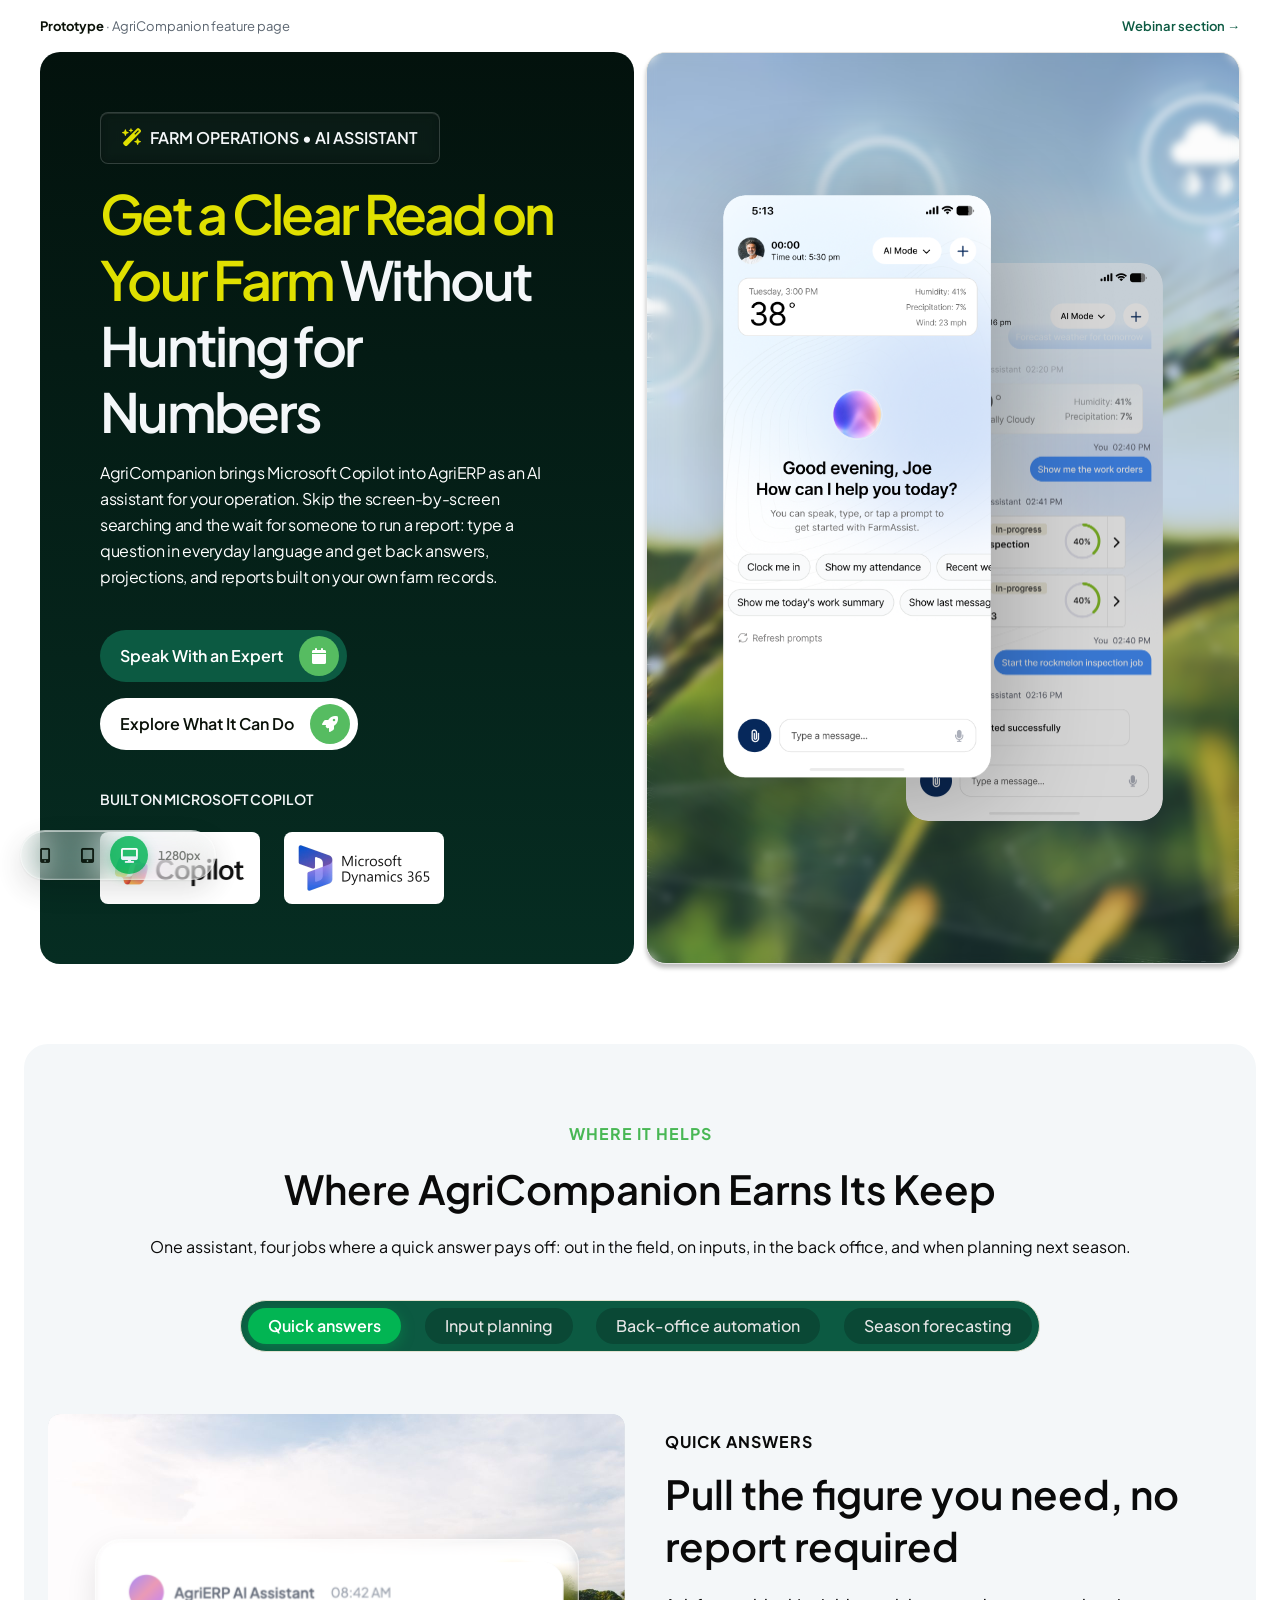
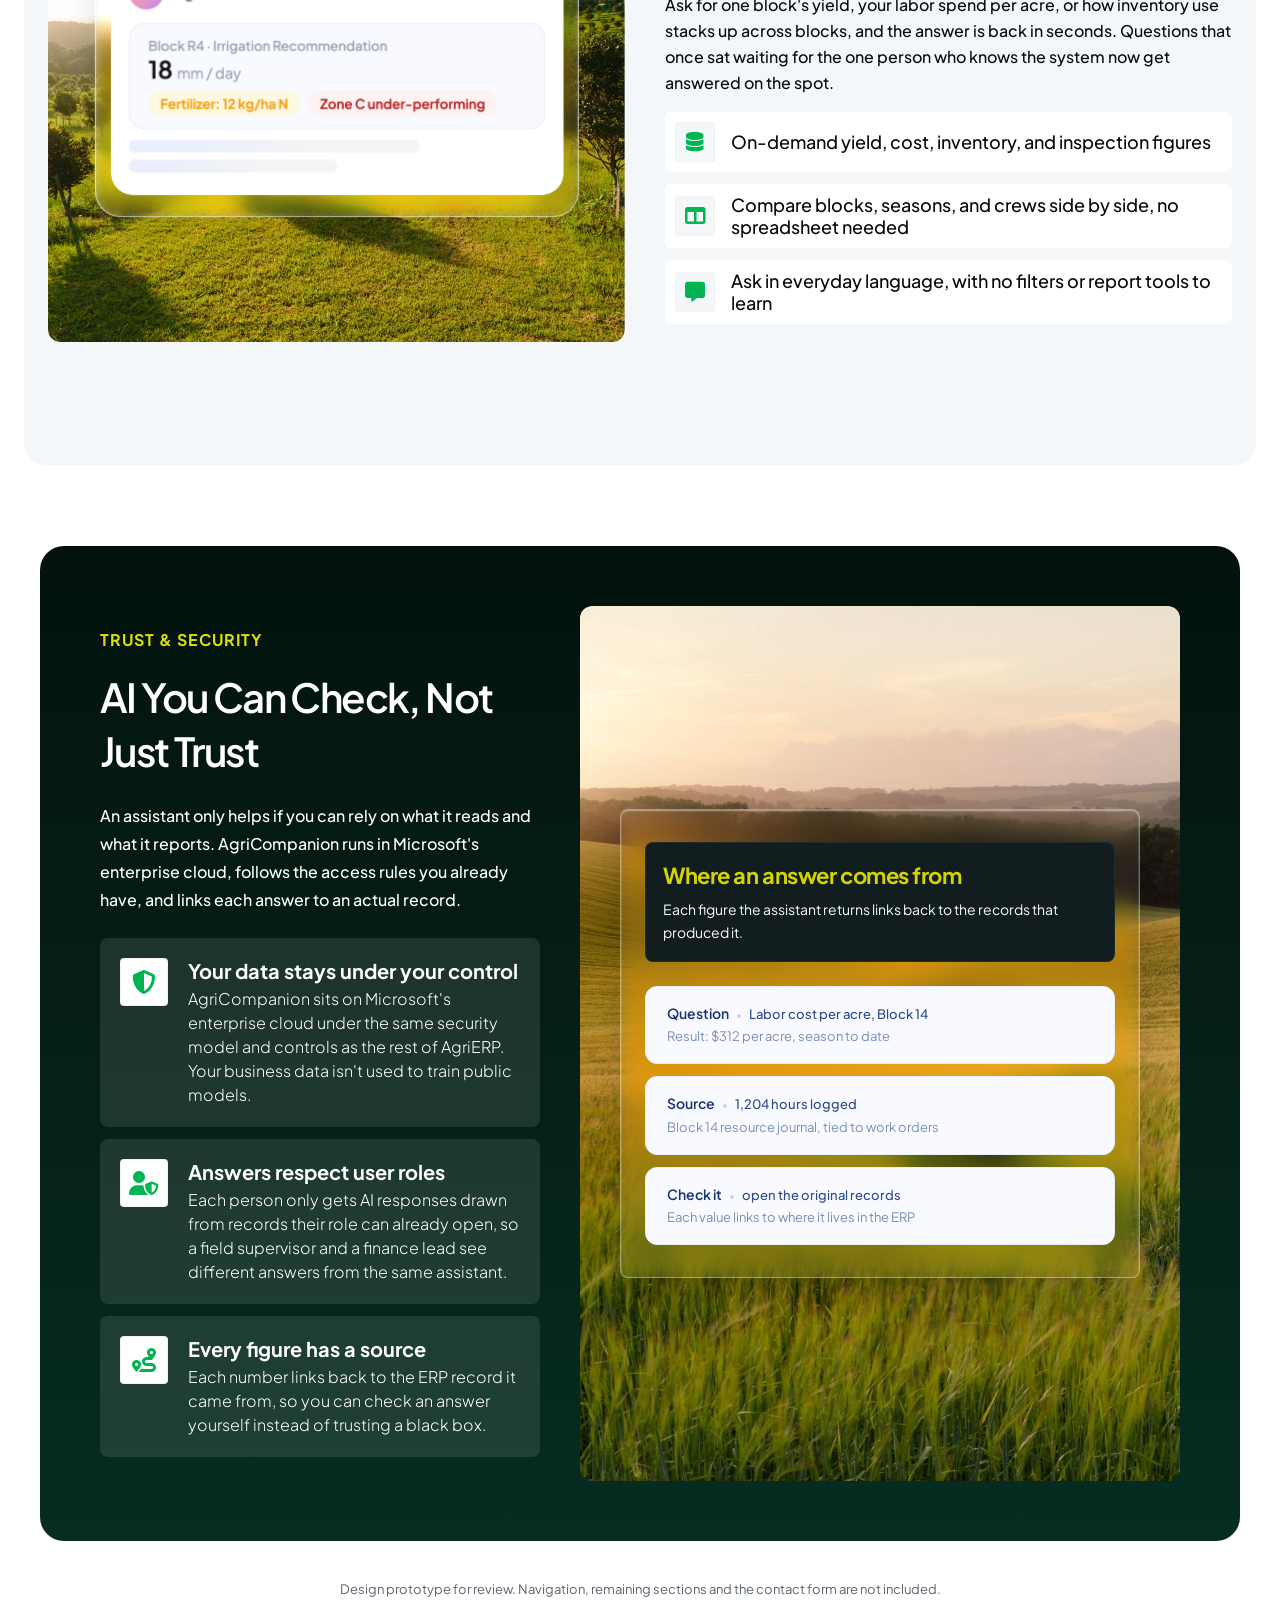
<file: index.html>
<!doctype html>
<html lang="en">
<head>
<meta charset="utf-8">
<meta name="viewport" content="width=device-width, initial-scale=1">
<meta name="robots" content="noindex, nofollow, noarchive, nosnippet">
<link rel="icon" href="data:,">
<title>AgriCompanion feature page · prototype</title>
<style>
@font-face{font-family:'Plus Jakarta Sans';font-weight:300;font-style:normal;font-display:swap;src:url(vendor/fonts/plus-jakarta-sans-latin-300-normal.woff2) format('woff2')}
@font-face{font-family:'Plus Jakarta Sans';font-weight:400;font-style:normal;font-display:swap;src:url(vendor/fonts/plus-jakarta-sans-latin-400-normal.woff2) format('woff2')}
@font-face{font-family:'Plus Jakarta Sans';font-weight:500;font-style:normal;font-display:swap;src:url(vendor/fonts/plus-jakarta-sans-latin-500-normal.woff2) format('woff2')}
@font-face{font-family:'Plus Jakarta Sans';font-weight:600;font-style:normal;font-display:swap;src:url(vendor/fonts/plus-jakarta-sans-latin-600-normal.woff2) format('woff2')}
@font-face{font-family:'Plus Jakarta Sans';font-weight:700;font-style:normal;font-display:swap;src:url(vendor/fonts/plus-jakarta-sans-latin-700-normal.woff2) format('woff2')}
html,body{margin:0;background:#fff;font-family:'Plus Jakarta Sans',sans-serif;color:#0a0a0a}
.proto-bar{display:flex;align-items:center;justify-content:space-between;gap:16px;flex-wrap:wrap;max-width:1356px;margin:0 auto;padding:18px 40px;font-size:13px;color:#5b6570}
.proto-bar b{color:#0a1108} .proto-bar a{color:#0c5a42;font-weight:600;text-decoration:none} .proto-bar a:hover{text-decoration:underline}
.proto-gap{height:80px}
.proto-foot{max-width:1356px;margin:0 auto;padding:40px 40px 96px;font-size:13px;color:#5b6570;text-align:center}
@media (max-width:599.98px){.proto-bar,.proto-foot{padding-left:16px;padding-right:16px} .proto-gap{height:48px}}
/* Prototype only: FA Free has no `sparkles` (production uses the site's FA Pro kit) */
i.fa-sparkles{--fa:"\e2ca"}
/* Prototype only: flag draft content for reviewers */
[data-draft] .uc-row__eyebrow::after{content:"  · draft copy";color:#d97706;letter-spacing:0;text-transform:none;font-weight:600}
</style>
<link rel="stylesheet" href="vendor/fa/css/fontawesome.min.css">
<link rel="stylesheet" href="vendor/fa/css/solid.min.css">
<link rel="stylesheet" href="hero.css">
<link rel="stylesheet" href="use-cases.css">
<link rel="stylesheet" href="use-cases-tabs.css">
<link rel="stylesheet" href="security.css">
<link rel="stylesheet" href="preview.css">
</head>
<body>
<div class="proto-bar"><span><b>Prototype</b> · AgriCompanion feature page</span><a href="webinar.html">Webinar section →</a></div>
<section class="af-hero" data-af-hero aria-labelledby="af-hero-title">
  <div class="af-hero__grid">
    <div class="af-hero__intro">
      <div class="af-hero__content">
        <div class="af-hero__lead">
          <p class="af-hero__badge" data-af-in>
            <i class="fa-solid fa-sparkles af-hero__badge-icon" aria-hidden="true"></i>
            <span>Farm Operations • AI Assistant</span>
          </p>
          <h1 class="af-hero__title" id="af-hero-title" data-af-in>
            <span class="af-hero__title-accent">Get a Clear Read on Your Farm</span> Without Hunting for Numbers
          </h1>
          <p class="af-hero__text" data-af-in>AgriCompanion brings Microsoft Copilot into AgriERP as an AI assistant for your operation. Skip the screen-by-screen searching and the wait for someone to run a report: type a question in everyday language and get back answers, projections, and reports built on your own farm records.</p>
        </div>

        <div class="af-hero__ctas" data-af-in>
          <a class="af-btn af-btn--primary" href="#contact">
            <span>Speak With an Expert</span>
            <span class="af-btn__icon" aria-hidden="true"><i class="fa-solid fa-calendar"></i></span>
          </a>
          <a class="af-btn af-btn--light" href="#use-cases" data-af-scroll>
            <span>Explore What It Can Do</span>
            <span class="af-btn__icon" aria-hidden="true"><i class="fa-solid fa-rocket"></i></span>
          </a>
        </div>

        <div class="af-hero__powered" data-af-in>
          <p class="af-hero__powered-label">Built on Microsoft Copilot</p>
          <ul class="af-hero__logos">
            <li class="af-hero__logo"><img src="assets/hero/logo-copilot.png" width="131" height="37" alt="Microsoft Copilot"></li>
            <li class="af-hero__logo"><img src="assets/hero/logo-dynamics365.png" width="132" height="48" alt="Microsoft Dynamics 365"></li>
          </ul>
        </div>
      </div>
    </div>

    <figure class="af-hero__visual" data-af-visual>
      <img class="af-hero__bg" src="assets/hero/bg-hero.jpg" alt="" fetchpriority="high" decoding="async">
      <div class="af-hero__veil" aria-hidden="true"></div>
      <div class="af-hero__stage" data-af-stage>
        <div class="af-hero__phones">
          <img class="af-hero__phone af-hero__phone--back" src="assets/hero/phone-back.png" width="257" height="558" decoding="async"
               alt="Phone showing an AgriCompanion conversation: a clock-in, a next-day weather outlook, open work orders, and a job being started.">
          <img class="af-hero__phone af-hero__phone--front" src="assets/hero/phone-front.png" width="268" height="583" decoding="async"
               alt="Phone showing the AgriCompanion start screen with today's weather, a welcome message, and suggested prompts.">
        </div>
      </div>
    </figure>
  </div>
</section>

<div class="proto-gap"></div>
<section class="uc uc--tabs" id="use-cases" data-uc-tabs aria-labelledby="uct-title">
  <header class="uc__header" data-uc-reveal>
    <p class="uc__eyebrow">Where It Helps</p>
    <h2 class="uc__title" id="uct-title">Where AgriCompanion Earns Its Keep</h2>
    <p class="uc__intro">One assistant, four jobs where a quick answer pays off: out in the field, on inputs, in the back office, and when planning next season.</p>
  </header>

  <div class="uc-tabs-wrap" data-uc-reveal>
    <div class="uc-tabs" role="tablist" aria-label="AgriCompanion use cases">
      <span class="uc-tabs__indicator" aria-hidden="true"></span>
      <button class="uc-tab" type="button" role="tab" id="uct-tab-1" aria-controls="uct-panel-1" aria-selected="true">Quick answers</button>
      <button class="uc-tab" type="button" role="tab" id="uct-tab-2" aria-controls="uct-panel-2" aria-selected="false" tabindex="-1">Input planning</button>
      <button class="uc-tab" type="button" role="tab" id="uct-tab-3" aria-controls="uct-panel-3" aria-selected="false" tabindex="-1">Back-office automation</button>
      <button class="uc-tab" type="button" role="tab" id="uct-tab-4" aria-controls="uct-panel-4" aria-selected="false" tabindex="-1">Season forecasting</button>
    </div>
  </div>

  <div class="uc-panels">
    <article class="uc-row uc-row--reverse uc-panel" role="tabpanel" id="uct-panel-1" aria-labelledby="uct-tab-1" tabindex="0">
      <div class="uc-row__text">
        <p class="uc-row__eyebrow">Quick answers</p>
        <h3 class="uc-row__title">Pull the figure you need, no report required</h3>
        <p class="uc-row__body">Ask for one block's yield, your labor spend per acre, or how inventory use stacks up across blocks, and the answer is back in seconds. Questions that once sat waiting for the one person who knows the system now get answered on the spot.</p>
        <ul class="uc-list">
          <li class="uc-list__item"><span class="uc-icon" aria-hidden="true"><i class="fa-solid fa-database"></i></span><span>On-demand yield, cost, inventory, and inspection figures</span></li>
          <li class="uc-list__item"><span class="uc-icon" aria-hidden="true"><i class="fa-solid fa-table-columns"></i></span><span>Compare blocks, seasons, and crews side by side, no spreadsheet needed</span></li>
          <li class="uc-list__item"><span class="uc-icon" aria-hidden="true"><i class="fa-solid fa-message"></i></span><span>Ask in everyday language, with no filters or report tools to learn</span></li>
        </ul>
      </div>
      <figure class="uc-media" style="--glass-w: 488.205px; --chat-bleed: 11.49px;">
        <img class="uc-media__bg" src="assets/bg-instant-answers.jpg" alt="" decoding="async">
        <div class="uc-media__glass">
          <img class="uc-media__chat" src="assets/chat-instant-answers@2x.png" width="457" height="237" decoding="async"
               alt="Assistant reply: an irrigation suggestion for Block R4 of 18 mm a day, a fertilizer rate of 12 kg/ha N, and a flag on Zone C.">
        </div>
      </figure>
    </article>

    <article class="uc-row uc-row--reverse uc-panel" role="tabpanel" id="uct-panel-2" aria-labelledby="uct-tab-2" tabindex="0">
      <div class="uc-row__text">
        <p class="uc-row__eyebrow">Input planning</p>
        <h3 class="uc-row__title">Spend water and fertilizer where the data shows a return</h3>
        <p class="uc-row__body">AgriCompanion looks at field conditions, the forecast, and what each crop requires, then suggests how much water, fertilizer, and other inputs a block should get, so budget goes to what moves yield rather than to routine.</p>
        <ul class="uc-list">
          <li class="uc-list__item"><span class="uc-icon" aria-hidden="true"><i class="fa-solid fa-seedling"></i></span><span>Input suggestions based on field, weather, and growth stage</span></li>
          <li class="uc-list__item"><span class="uc-icon" aria-hidden="true"><i class="fa-solid fa-triangle-exclamation"></i></span><span>Highlights weak zones and areas getting too much</span></li>
          <li class="uc-list__item"><span class="uc-icon" aria-hidden="true"><i class="fa-solid fa-lightbulb"></i></span><span>Practical next steps grounded in your own figures</span></li>
        </ul>
      </div>
      <figure class="uc-media" style="--glass-w: 453.333px; --chat-bleed: 5.74px;">
        <img class="uc-media__bg" src="assets/bg-smarter-inputs.jpg" alt="" loading="lazy" decoding="async">
        <div class="uc-media__glass">
          <img class="uc-media__chat" src="assets/chat-smarter-inputs@2x.png" width="416" height="254" loading="lazy" decoding="async"
               alt="Assistant reply to a request for this month's P&amp;L: $42,800 net for July 2025, 8% over budget, with a purchase order raised automatically.">
        </div>
      </figure>
    </article>

    <article class="uc-row uc-row--reverse uc-panel" role="tabpanel" id="uct-panel-3" aria-labelledby="uct-tab-3" tabindex="0">
      <div class="uc-row__text">
        <p class="uc-row__eyebrow">Back-office automation</p>
        <h3 class="uc-row__title">Wrap up month-end and reorders without the grind</h3>
        <p class="uc-row__body">Request a P&amp;L, a cash-flow summary, or a budget-versus-actual view for any period and get it within moments. Set stock thresholds and AgriCompanion drafts the purchase orders, so closing the month and restocking no longer take over your week.</p>
        <ul class="uc-list">
          <li class="uc-list__item"><span class="uc-icon" aria-hidden="true"><i class="fa-solid fa-file-invoice-dollar"></i></span><span>Financial reports from a single request</span></li>
          <li class="uc-list__item"><span class="uc-icon" aria-hidden="true"><i class="fa-solid fa-cart-shopping"></i></span><span>Purchase orders raised when stock hits your set levels</span></li>
          <li class="uc-list__item"><span class="uc-icon" aria-hidden="true"><i class="fa-solid fa-wallet"></i></span><span>Budgets shaped by what you've spent before</span></li>
        </ul>
      </div>
      <figure class="uc-media" style="--glass-w: 453.333px; --chat-bleed: 0px;">
        <img class="uc-media__bg" src="assets/bg-back-office.jpg" alt="" loading="lazy" decoding="async">
        <div class="uc-media__glass">
          <img class="uc-media__chat" src="assets/chat-back-office@2x.png" width="410" height="260" loading="lazy" decoding="async"
               alt="Assistant reply to a harvest-cost question for Block R4: an estimated $6,240, about 148 hours of work, and a pest-pressure warning.">
        </div>
      </figure>
    </article>

    <article class="uc-row uc-row--reverse uc-panel" role="tabpanel" id="uct-panel-4" aria-labelledby="uct-tab-4" tabindex="0" data-draft>
      <div class="uc-row__text">
        <p class="uc-row__eyebrow">Season forecasting</p>
        <h3 class="uc-row__title">Plan next season before committing to it</h3>
        <p class="uc-row__body">AgriCompanion projects yield, labor hours, and input costs for the coming season from your own history and current field conditions, so crews, budgets, and purchasing are planned before the pressure is on.</p>
        <ul class="uc-list">
          <li class="uc-list__item"><span class="uc-icon" aria-hidden="true"><i class="fa-solid fa-chart-line"></i></span><span>Yield and cost forecasts built from your historical data</span></li>
          <li class="uc-list__item"><span class="uc-icon" aria-hidden="true"><i class="fa-solid fa-users"></i></span><span>Labor and equipment needs projected by block and week</span></li>
          <li class="uc-list__item"><span class="uc-icon" aria-hidden="true"><i class="fa-solid fa-calendar-check"></i></span><span>Early warnings so plans change before the season starts</span></li>
        </ul>
      </div>
      <figure class="uc-media" style="--glass-w: 453.333px; --chat-bleed: 0px;">
        <img class="uc-media__bg" src="assets/bg-predictive-planning.jpg" alt="" loading="lazy" decoding="async">
        <div class="uc-media__glass">
          <div class="uc-chat" role="img" aria-label="Asked “Forecast next season for Block R4”, AgriERP AI Assistant replies: 2027 season forecast, 1,820 bins projected yield, 6% above last season, labor peak in week 34.">
            <p class="uc-chat__ask">Forecast next season for Block R4</p>
            <p class="uc-chat__who"><span class="uc-chat__avatar"></span><b>AgriERP AI Assistant</b><span>09:05 AM</span></p>
            <div class="uc-chat__card">
              <p class="uc-chat__label">R4 · 2027 Season Forecast</p>
              <p class="uc-chat__value">1,820 <span>bins projected</span></p>
              <p class="uc-chat__pills"><span class="uc-chat__pill uc-chat__pill--green">+6% vs last season</span><span class="uc-chat__pill uc-chat__pill--blue">Labor peak: wk 34</span></p>
            </div>
            <span class="uc-chat__skel"></span>
            <span class="uc-chat__skel uc-chat__skel--short"></span>
          </div>
        </div>
      </figure>
    </article>
  </div>
</section>

<div class="proto-gap"></div>
<section class="sec" data-sec aria-labelledby="sec-title">
  <div class="sec__card">
    <div class="sec__grid">
      <div class="sec__text">
        <div class="sec__head">
          <p class="sec__eyebrow" data-sec-in>Trust &amp; security</p>
          <h2 class="sec__title" id="sec-title" data-sec-in>AI You Can Check, Not Just Trust</h2>
        </div>
        <p class="sec__body" data-sec-in>An assistant only helps if you can rely on what it reads and what it reports. AgriCompanion runs in Microsoft's enterprise cloud, follows the access rules you already have, and links each answer to an actual record.</p>
        <ul class="sec__list">
          <li class="sec__item" data-sec-in>
            <span class="sec__icon" aria-hidden="true"><i class="fa-solid fa-shield-halved"></i></span>
            <span class="sec__item-text">
              <span class="sec__item-title">Your data stays under your control</span>
              <span class="sec__item-desc">AgriCompanion sits on Microsoft's enterprise cloud under the same security model and controls as the rest of AgriERP. Your business data isn't used to train public models.</span>
            </span>
          </li>
          <li class="sec__item" data-sec-in>
            <span class="sec__icon" aria-hidden="true"><i class="fa-solid fa-user-shield"></i></span>
            <span class="sec__item-text">
              <span class="sec__item-title">Answers respect user roles</span>
              <span class="sec__item-desc">Each person only gets AI responses drawn from records their role can already open, so a field supervisor and a finance lead see different answers from the same assistant.</span>
            </span>
          </li>
          <li class="sec__item" data-sec-in>
            <span class="sec__icon" aria-hidden="true"><i class="fa-solid fa-route"></i></span>
            <span class="sec__item-text">
              <span class="sec__item-title">Every figure has a source</span>
              <span class="sec__item-desc">Each number links back to the ERP record it came from, so you can check an answer yourself instead of trusting a black box.</span>
            </span>
          </li>
        </ul>
      </div>

      <figure class="sec__media">
        <img class="sec__bg" src="assets/bg-security.jpg" alt="" loading="lazy" decoding="async">
        <div class="sec__glass">
          <div class="sec__note">
            <p class="sec__note-title">Where an answer comes from</p>
            <p class="sec__note-text">Each figure the assistant returns links back to the records that produced it.</p>
          </div>
          <ul class="sec__trace" aria-label="Example of a traced answer">
            <li class="sec__trace-row">
              <p class="sec__trace-top"><span class="sec__trace-label">Question</span><span class="sec__trace-dot" aria-hidden="true">•</span><span class="sec__trace-value">Labor cost per acre, Block 14</span></p>
              <p class="sec__trace-sub">Result: $312 per acre, season to date</p>
            </li>
            <li class="sec__trace-row">
              <p class="sec__trace-top"><span class="sec__trace-label">Source</span><span class="sec__trace-dot" aria-hidden="true">•</span><span class="sec__trace-value">1,204 hours logged</span></p>
              <p class="sec__trace-sub">Block 14 resource journal, tied to work orders</p>
            </li>
            <li class="sec__trace-row">
              <p class="sec__trace-top"><span class="sec__trace-label">Check it</span><span class="sec__trace-dot" aria-hidden="true">•</span><span class="sec__trace-value">open the original records</span></p>
              <p class="sec__trace-sub">Each value links to where it lives in the ERP</p>
            </li>
          </ul>
        </div>
      </figure>
    </div>
  </div>
</section>

<footer class="proto-foot" id="contact">Design prototype for review. Navigation, remaining sections and the contact form are not included.</footer>
<script src="hero.js"></script>
<script src="use-cases-tabs.js"></script>
<script src="security.js"></script>
<script src="preview.js"></script>
</body>
</html>
</file>
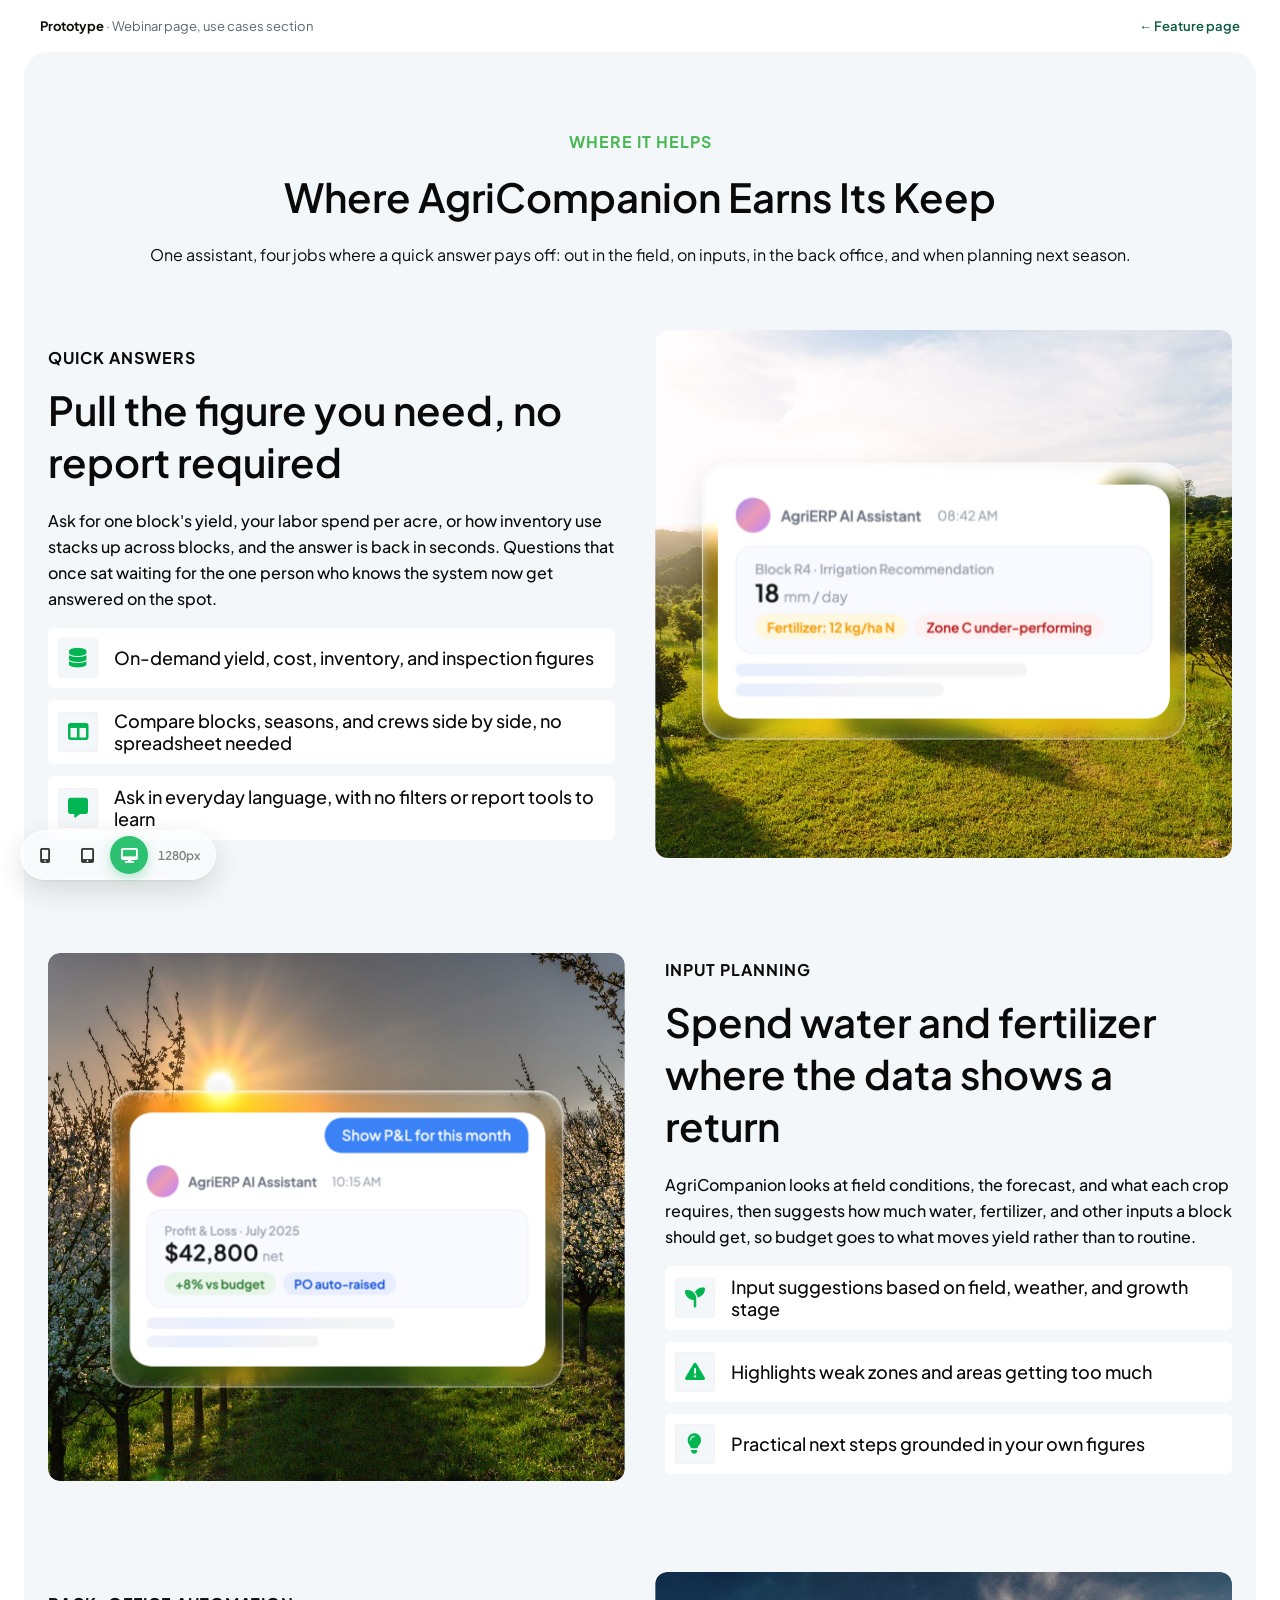
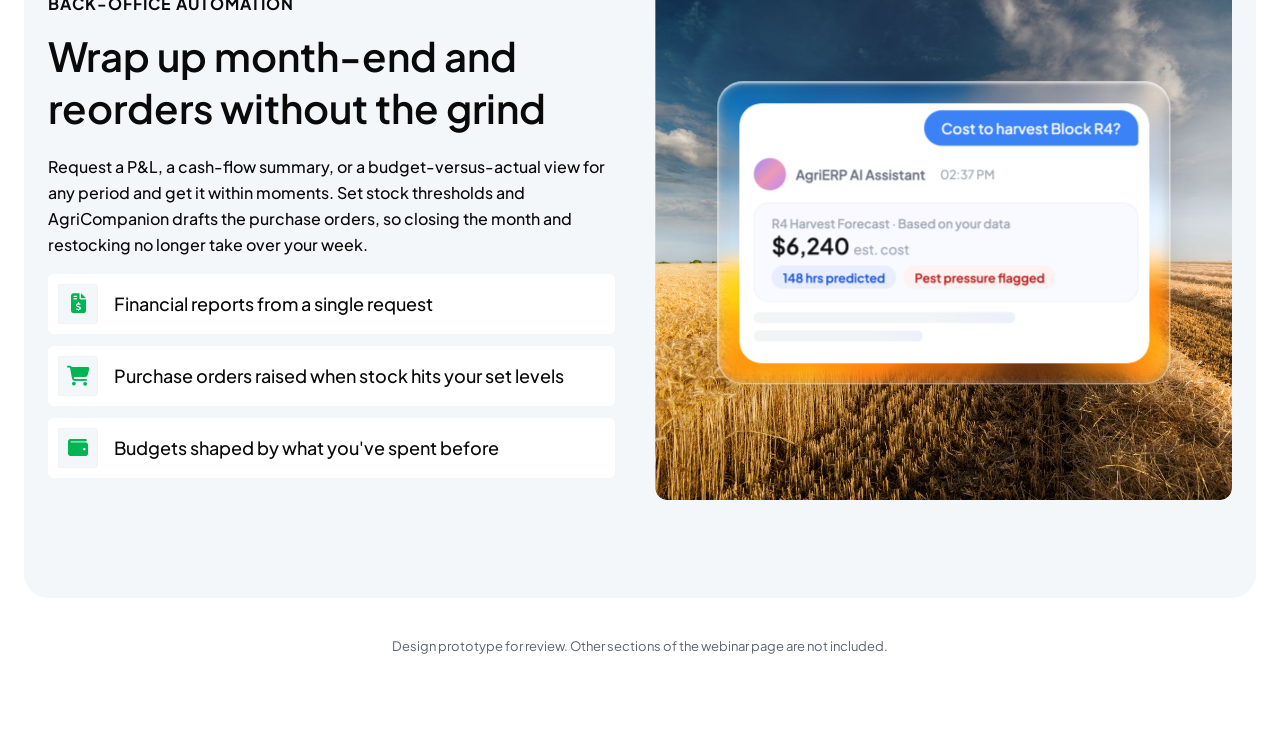
<file: webinar.html>
<!doctype html>
<html lang="en">
<head>
<meta charset="utf-8">
<meta name="viewport" content="width=device-width, initial-scale=1">
<meta name="robots" content="noindex, nofollow, noarchive, nosnippet">
<link rel="icon" href="data:,">
<title>Webinar use cases · prototype</title>
<style>
@font-face{font-family:'Plus Jakarta Sans';font-weight:300;font-style:normal;font-display:swap;src:url(vendor/fonts/plus-jakarta-sans-latin-300-normal.woff2) format('woff2')}
@font-face{font-family:'Plus Jakarta Sans';font-weight:400;font-style:normal;font-display:swap;src:url(vendor/fonts/plus-jakarta-sans-latin-400-normal.woff2) format('woff2')}
@font-face{font-family:'Plus Jakarta Sans';font-weight:500;font-style:normal;font-display:swap;src:url(vendor/fonts/plus-jakarta-sans-latin-500-normal.woff2) format('woff2')}
@font-face{font-family:'Plus Jakarta Sans';font-weight:600;font-style:normal;font-display:swap;src:url(vendor/fonts/plus-jakarta-sans-latin-600-normal.woff2) format('woff2')}
@font-face{font-family:'Plus Jakarta Sans';font-weight:700;font-style:normal;font-display:swap;src:url(vendor/fonts/plus-jakarta-sans-latin-700-normal.woff2) format('woff2')}
html,body{margin:0;background:#fff;font-family:'Plus Jakarta Sans',sans-serif;color:#0a0a0a}
.proto-bar{display:flex;align-items:center;justify-content:space-between;gap:16px;flex-wrap:wrap;max-width:1356px;margin:0 auto;padding:18px 40px;font-size:13px;color:#5b6570}
.proto-bar b{color:#0a1108} .proto-bar a{color:#0c5a42;font-weight:600;text-decoration:none} .proto-bar a:hover{text-decoration:underline}
.proto-gap{height:80px}
.proto-foot{max-width:1356px;margin:0 auto;padding:40px 40px 96px;font-size:13px;color:#5b6570;text-align:center}
@media (max-width:599.98px){.proto-bar,.proto-foot{padding-left:16px;padding-right:16px} .proto-gap{height:48px}}
/* Prototype only: FA Free has no `sparkles` (production uses the site's FA Pro kit) */
i.fa-sparkles{--fa:"\e2ca"}
/* Prototype only: flag draft content for reviewers */
[data-draft] .uc-row__eyebrow::after{content:"  · draft copy";color:#d97706;letter-spacing:0;text-transform:none;font-weight:600}
</style>
<link rel="stylesheet" href="vendor/fa/css/fontawesome.min.css">
<link rel="stylesheet" href="vendor/fa/css/solid.min.css">
<link rel="stylesheet" href="use-cases.css">
<link rel="stylesheet" href="preview.css">
</head>
<body>
<div class="proto-bar"><span><b>Prototype</b> · Webinar page, use cases section</span><a href="index.html">← Feature page</a></div>
<section class="uc" data-uc aria-labelledby="uc-title">
  <header class="uc__header" data-uc-reveal>
    <p class="uc__eyebrow">Where It Helps</p>
    <h2 class="uc__title" id="uc-title">Where AgriCompanion Earns Its Keep</h2>
    <p class="uc__intro">One assistant, four jobs where a quick answer pays off: out in the field, on inputs, in the back office, and when planning next season.</p>
  </header>

  <div class="uc__rows">
    <article class="uc-row" data-uc-row aria-labelledby="uc-row-1">
      <div class="uc-row__text">
        <p class="uc-row__eyebrow">Quick answers</p>
        <h3 class="uc-row__title" id="uc-row-1">Pull the figure you need, no report required</h3>
        <p class="uc-row__body">Ask for one block's yield, your labor spend per acre, or how inventory use stacks up across blocks, and the answer is back in seconds. Questions that once sat waiting for the one person who knows the system now get answered on the spot.</p>
        <ul class="uc-list">
          <li class="uc-list__item"><span class="uc-icon" aria-hidden="true"><i class="fa-solid fa-database"></i></span><span>On-demand yield, cost, inventory, and inspection figures</span></li>
          <li class="uc-list__item"><span class="uc-icon" aria-hidden="true"><i class="fa-solid fa-table-columns"></i></span><span>Compare blocks, seasons, and crews side by side, no spreadsheet needed</span></li>
          <li class="uc-list__item"><span class="uc-icon" aria-hidden="true"><i class="fa-solid fa-message"></i></span><span>Ask in everyday language, with no filters or report tools to learn</span></li>
        </ul>
      </div>
      <figure class="uc-media" style="--glass-w: 488.205px; --chat-bleed: 10.87px;">
        <img class="uc-media__bg" src="assets/bg-instant-answers.jpg" alt="" loading="lazy" decoding="async">
        <div class="uc-media__glass">
          <img class="uc-media__chat" src="assets/chat-instant-answers.png" width="456" height="236" loading="lazy" decoding="async"
               alt="Assistant reply: an irrigation suggestion for Block R4 of 18 mm a day, a fertilizer rate of 12 kg/ha N, and a flag on Zone C.">
        </div>
      </figure>
    </article>

    <article class="uc-row uc-row--reverse" data-uc-row aria-labelledby="uc-row-2">
      <div class="uc-row__text">
        <p class="uc-row__eyebrow">Input planning</p>
        <h3 class="uc-row__title" id="uc-row-2">Spend water and fertilizer where the data shows a return</h3>
        <p class="uc-row__body">AgriCompanion looks at field conditions, the forecast, and what each crop requires, then suggests how much water, fertilizer, and other inputs a block should get, so budget goes to what moves yield rather than to routine.</p>
        <ul class="uc-list">
          <li class="uc-list__item"><span class="uc-icon" aria-hidden="true"><i class="fa-solid fa-seedling"></i></span><span>Input suggestions based on field, weather, and growth stage</span></li>
          <li class="uc-list__item"><span class="uc-icon" aria-hidden="true"><i class="fa-solid fa-triangle-exclamation"></i></span><span>Highlights weak zones and areas getting too much</span></li>
          <li class="uc-list__item"><span class="uc-icon" aria-hidden="true"><i class="fa-solid fa-lightbulb"></i></span><span>Practical next steps grounded in your own figures</span></li>
        </ul>
      </div>
      <figure class="uc-media" style="--glass-w: 453.333px; --chat-bleed: 5.74px;">
        <img class="uc-media__bg" src="assets/bg-smarter-inputs.jpg" alt="" loading="lazy" decoding="async">
        <div class="uc-media__glass">
          <img class="uc-media__chat" src="assets/chat-smarter-inputs.png" width="416" height="254" loading="lazy" decoding="async"
               alt="Assistant reply to a request for this month's P&amp;L: $42,800 net for July 2025, 8% over budget, with a purchase order raised automatically.">
        </div>
      </figure>
    </article>

    <article class="uc-row" data-uc-row aria-labelledby="uc-row-3">
      <div class="uc-row__text">
        <p class="uc-row__eyebrow">Back-office automation</p>
        <h3 class="uc-row__title" id="uc-row-3">Wrap up month-end and reorders without the grind</h3>
        <p class="uc-row__body">Request a P&amp;L, a cash-flow summary, or a budget-versus-actual view for any period and get it within moments. Set stock thresholds and AgriCompanion drafts the purchase orders, so closing the month and restocking no longer take over your week.</p>
        <ul class="uc-list">
          <li class="uc-list__item"><span class="uc-icon" aria-hidden="true"><i class="fa-solid fa-file-invoice-dollar"></i></span><span>Financial reports from a single request</span></li>
          <li class="uc-list__item"><span class="uc-icon" aria-hidden="true"><i class="fa-solid fa-cart-shopping"></i></span><span>Purchase orders raised when stock hits your set levels</span></li>
          <li class="uc-list__item"><span class="uc-icon" aria-hidden="true"><i class="fa-solid fa-wallet"></i></span><span>Budgets shaped by what you've spent before</span></li>
        </ul>
      </div>
      <figure class="uc-media" style="--glass-w: 453.333px; --chat-bleed: 0px;">
        <img class="uc-media__bg" src="assets/bg-back-office.jpg" alt="" loading="lazy" decoding="async">
        <div class="uc-media__glass">
          <img class="uc-media__chat" src="assets/chat-back-office.png" width="410" height="260" loading="lazy" decoding="async"
               alt="Assistant reply to a harvest-cost question for Block R4: an estimated $6,240, about 148 hours of work, and a pest-pressure warning.">
        </div>
      </figure>
    </article>
  </div>
</section>

<footer class="proto-foot">Design prototype for review. Other sections of the webinar page are not included.</footer>
<script src="use-cases.js"></script>
<script src="preview.js"></script>
</body>
</html>
</file>
<file: hero.css>
/* ==========================================================================
   AgriCompanion — Feature page hero
   Scoped to .af-hero / .af-btn.

   ≥1200   Figma layout: 1356px row, two 672×776 cards, 12px gap
   992–1199 Two columns, intro slightly wider, height grows with content
   600–991 Cards stack: intro, then visual (600px tall, phones at 85%)
   <600    Compact intro, full-width CTAs, visual 460px (phones at 62%)
   ========================================================================== */

.af-hero {
  --af-yellow: #e0e000;          /* file token `yellow` */
  --af-white: #f4f7f9;           /* file token `white` */
  --af-ink: #0a1108;             /* file style `Black` */
  --af-btn-green: #0c5a42;
  --af-icon-green: #56bc61;
  --af-font: "Plus Jakarta Sans", system-ui, -apple-system, "Segoe UI", sans-serif;
  --af-ease: cubic-bezier(.22, .61, .36, 1);
  --af-phone-scale: 1;

  box-sizing: border-box;
  display: flex;
  justify-content: center;
  padding: 0 40px;
  font-family: var(--af-font);
  -webkit-font-smoothing: antialiased;
}
.af-hero *, .af-hero *::before, .af-hero *::after { box-sizing: inherit; }
.af-hero :where(h1, p, ul, figure) { margin: 0; padding: 0; }
.af-hero ul { list-style: none; }

.af-hero__grid {
  display: grid;
  grid-template-columns: repeat(2, minmax(0, 1fr));
  gap: 12px;
  width: 100%;
  max-width: 1356px;
  min-height: 776px;
}

/* --- Intro card --------------------------------------------------------- */
.af-hero__intro {
  display: flex;
  align-items: center;
  padding: 60px;
  border-radius: 20px;
  background: linear-gradient(180deg, #03120d 0%, #062d22 100%);
  color: #fff;
}
.af-hero__content { display: flex; flex-direction: column; gap: 40px; width: 100%; }
.af-hero__lead { display: flex; flex-direction: column; align-items: flex-start; gap: 16px; }

.af-hero__badge {
  display: inline-flex;
  align-items: center;
  gap: 8.662px;
  height: 52px;
  padding: 0 20.594px;
  border-radius: 8px;
  /* Figma: #1a1a1a 20% Plus Lighter + Glass(14) — approximated */
  background: rgba(255, 255, 255, .03);
  border: 1px solid rgba(255, 255, 255, .16);
  box-shadow: inset 0 1px 0 rgba(255, 255, 255, .10), inset 0 -1px 6px rgba(0, 0, 0, .25);
  -webkit-backdrop-filter: blur(6px);
  backdrop-filter: blur(6px);
  color: var(--af-white);
  font-size: 16px;
  font-weight: 600;
  line-height: 18px;
  text-transform: uppercase;
  white-space: nowrap;
}
.af-hero__badge-icon { color: var(--af-yellow); font-size: 18px; }

.af-hero__title {
  color: var(--af-white);
  font-size: 54px;
  font-weight: 600;
  line-height: 66px;
  letter-spacing: -2.7px;
  overflow-wrap: break-word;
}
.af-hero__title-accent { color: var(--af-yellow); }
.af-hero__text { font-size: 16px; line-height: 26px; letter-spacing: -.32px; }

.af-hero__ctas { display: flex; flex-wrap: wrap; gap: 16px; }

/* Pill button with icon disc (matches site "Button-red-P" pattern) */
.af-btn {
  display: inline-flex;
  align-items: center;
  justify-content: center;
  gap: 16px;
  height: 52px;
  padding: 0 8px 0 20px;
  border-radius: 50px;
  font-family: inherit;
  font-size: 16px;
  font-weight: 600;
  line-height: 18px;
  text-decoration: none;
  white-space: nowrap;
  transition: background-color 220ms var(--af-ease), box-shadow 220ms var(--af-ease), transform 220ms var(--af-ease);
}
.af-btn--primary { background: var(--af-btn-green); color: #fff; }
.af-btn--light { background: #fff; color: var(--af-ink); }
.af-btn__icon {
  display: grid;
  place-items: center;
  width: 40px;
  height: 40px;
  border-radius: 50%;
  background: var(--af-icon-green);
  color: #fff;
  font-size: 16px;
  transition: transform 300ms var(--af-ease);
}
.af-btn:focus-visible { outline: 3px solid var(--af-yellow); outline-offset: 3px; }
.af-btn:active { transform: translateY(1px); }

.af-hero__powered { display: flex; flex-direction: column; gap: 24px; }
.af-hero__powered-label {
  color: var(--af-white);
  font-size: 14px;
  font-weight: 600;
  line-height: 18px;
  text-transform: uppercase;
}
.af-hero__logos { display: flex; flex-wrap: wrap; gap: 24px; }
.af-hero__logo {
  display: grid;
  place-items: center;
  width: 160px;
  height: 72px;
  padding: 6.784px;
  border-radius: 8px;
  background: #fff;
  transition: transform 250ms var(--af-ease), box-shadow 250ms var(--af-ease);
}
.af-hero__logo:first-child img { width: 130.629px; height: 37.42px; }
.af-hero__logo:last-child img { width: 132px; height: 48px; }
.af-hero__logo img { display: block; object-fit: contain; }

/* --- Visual card -------------------------------------------------------- */
.af-hero__visual {
  position: relative;
  overflow: hidden;
  border: 1px solid #e3e3e3;
  border-radius: 20px;
  box-shadow: 0 4px 4px rgba(0, 0, 0, .25);
  background: #b9c7b0;
  isolation: isolate;
}
.af-hero__bg {
  position: absolute;
  inset: 0;
  width: 100%;
  height: 100%;
  object-fit: cover;
  transform: scale(calc(var(--af-bg-scale, 1) * var(--af-bg-drift, 1)));
}
.af-hero__veil { /* Figma: 1% black + background blur 8 */
  position: absolute;
  inset: 0;
  background: rgba(0, 0, 0, .01);
  -webkit-backdrop-filter: blur(4px);
  backdrop-filter: blur(4px);
}
.af-hero__stage {
  position: absolute;
  inset: 0;
  display: grid;
  place-items: center;
  perspective: 1400px;
}
.af-hero__phones {
  position: absolute; /* centred via translate so it stays centred even when wider than the card */
  left: 50%;
  top: 50%;
  translate: -50% -50%;
  width: 440px;
  height: 626px;
  scale: var(--af-phone-scale);
  transform-style: preserve-3d;
  transform: rotateX(var(--af-rx, 0deg)) rotateY(var(--af-ry, 0deg));
  transition: transform 500ms var(--af-ease);
}
.af-hero__phone {
  position: absolute;
  display: block;
  max-width: none;
  border-radius: 22.34px;
  transition: opacity 800ms var(--af-ease), translate 1000ms var(--af-ease), transform 450ms var(--af-ease);
}
.af-hero__phone--back {
  left: 183.12px;
  top: 67.63px;
  width: 256.881px;
  height: 558.492px;
  transform: translate3d(var(--af-back-x, 0px), calc(var(--af-back-y, 0px) + var(--af-back-par, 0px) + var(--af-float-back, 0px)), var(--af-back-z, 0px));
}
.af-hero__phone--front {
  left: 0;
  top: 0;
  width: 268.224px;
  height: 583.153px;
  box-shadow: 11.17px 16.755px 106.114px rgba(0, 0, 0, .25);
  transform: translate3d(var(--af-front-x, 0px), calc(var(--af-front-y, 0px) + var(--af-front-par, 0px) + var(--af-float-front, 0px)), var(--af-front-z, 0px));
}

/* --- Hover (mouse only) ------------------------------------------------- */
@media (hover: hover) and (pointer: fine) {
  .af-btn--primary:hover { background: #0f6b4f; box-shadow: 0 6px 20px rgba(2, 181, 83, .25); }
  .af-btn--light:hover { background: #eef5ef; box-shadow: 0 6px 20px rgba(255, 255, 255, .18); }
  .af-btn:hover .af-btn__icon { transform: rotate(-12deg) scale(1.06); }
  .af-hero__logo:hover { transform: translateY(-3px); box-shadow: 0 8px 20px rgba(0, 0, 0, .25); }
}

/* --- Entrance (only once JS runs; static and visible otherwise) --------- */
.af-hero.af--js [data-af-in] {
  opacity: 0;
  translate: 0 20px;
  transition: opacity 700ms var(--af-ease), translate 700ms var(--af-ease);
  transition-delay: calc(var(--af-i, 0) * 90ms + 100ms);
}
.af-hero.af--js .af-hero__bg { --af-bg-scale: 1.08; transition: transform 1600ms var(--af-ease); }
.af-hero.af--js .af-hero__phone { opacity: 0; translate: 0 70px; }
.af-hero.af--js .af-hero__phone--front { transition-delay: 250ms; }
.af-hero.af--js .af-hero__phone--back { transition-delay: 450ms; }

.af-hero.af--js.is-in [data-af-in] { opacity: 1; translate: 0 0; }
.af-hero.af--js.is-in .af-hero__bg { --af-bg-scale: 1; }
.af-hero.af--js.is-in .af-hero__phone { opacity: 1; translate: 0 0; }
.af-hero.af--js.is-settled .af-hero__phone { transition-delay: 0s; }
.af-hero.af--no-anim, .af-hero.af--no-anim * { transition: none !important; }

/* --- Ambient motion (starts once the entrance has settled) ----------------
   Phones bob a few px out of phase, the photo drifts very slowly, the badge sparkle twinkles. */
@property --af-float-front { syntax: "<length>"; inherits: false; initial-value: 0px; }
@property --af-float-back  { syntax: "<length>"; inherits: false; initial-value: 0px; }
@property --af-bg-drift    { syntax: "<number>"; inherits: false; initial-value: 1; }
@keyframes af-float-front { 0%, 100% { --af-float-front: 0px; } 50% { --af-float-front: -8px; } }
@keyframes af-float-back  { 0%, 100% { --af-float-back: 0px; }  50% { --af-float-back: -5px; } }
@keyframes af-drift       { from { --af-bg-drift: 1; } to { --af-bg-drift: 1.045; } }
@keyframes af-twinkle     { 0%, 70%, 100% { opacity: 1; scale: 1; rotate: 0deg; } 80% { opacity: .55; scale: .82; rotate: -12deg; } 90% { opacity: 1; scale: 1.08; rotate: 6deg; } }
.af-hero.is-settled .af-hero__phone--front { animation: af-float-front 6.5s ease-in-out infinite; }
.af-hero.is-settled .af-hero__phone--back  { animation: af-float-back 7.5s ease-in-out -2.5s infinite; }
.af-hero.is-settled .af-hero__bg { animation: af-drift 22s ease-in-out infinite alternate; }
.af-hero__badge-icon { display: inline-block; animation: af-twinkle 4.5s ease-in-out 1.5s infinite; }

/* --- 992–1199 ------------------------------------------------------------ */
@media (max-width: 1199.98px) {
  .af-hero__title { text-wrap: pretty; }
  .af-hero { padding: 0 24px; }
  .af-hero__grid { grid-template-columns: minmax(0, 1.15fr) minmax(0, 1fr); min-height: 700px; }
  .af-hero__intro { padding: 48px; }
  .af-hero__title { font-size: 44px; line-height: 54px; letter-spacing: -2px; }
  .af-hero { --af-phone-scale: .88; }
}

/* --- Tablet: stack ------------------------------------------------------ */
@media (max-width: 991.98px) {
  .af-hero__grid { grid-template-columns: minmax(0, 1fr); min-height: 0; }
  .af-hero__intro { padding: 56px 48px; }
  .af-hero__visual { height: 600px; }
  .af-hero { --af-phone-scale: .85; }
}

/* --- Mobile ------------------------------------------------------------- */
@media (max-width: 599.98px) {
  .af-hero { padding: 0 12px; --af-phone-scale: .62; }
  .af-hero__grid { gap: 10px; }
  .af-hero__intro { padding: 36px 20px; border-radius: 16px; }
  .af-hero__content { gap: 32px; }
  .af-hero__lead { gap: 14px; }
  .af-hero__badge { height: 40px; padding: 0 14px; gap: 8px; font-size: 12px; line-height: 16px; }
  .af-hero__badge-icon { font-size: 14px; }
  .af-hero__title { font-size: 34px; line-height: 42px; letter-spacing: -1.4px; }
  .af-hero__text { font-size: 15px; line-height: 24px; }
  .af-hero__ctas { flex-direction: column; gap: 12px; }
  .af-btn { justify-content: space-between; width: 100%; }
  .af-hero__powered { gap: 16px; }
  .af-hero__powered-label { font-size: 12px; }
  .af-hero__logos { gap: 12px; flex-wrap: nowrap; }
  .af-hero__logo { flex: 1 1 0; width: auto; height: 64px; }
  .af-hero__logo:first-child img { width: 112px; height: auto; }
  .af-hero__logo:last-child img { width: 112px; height: auto; }
  .af-hero__visual { height: 460px; border-radius: 16px; }
}

/* --- Reduced motion ------------------------------------------------------ */
@media (prefers-reduced-motion: reduce) {
  .af-hero.af--js [data-af-in],
  .af-hero.af--js .af-hero__phone { opacity: 1 !important; translate: 0 0 !important; transition: none !important; }
  .af-hero .af-hero__bg { --af-bg-scale: 1 !important; transition: none !important; }
  .af-hero__phones { transform: none !important; transition: none !important; }
  .af-hero__phone { --af-back-par: 0px !important; --af-front-par: 0px !important; --af-back-x: 0px !important; --af-front-x: 0px !important; --af-back-y: 0px !important; --af-front-y: 0px !important; }
  .af-btn, .af-btn__icon, .af-hero__logo { transition: none !important; }
  .af-hero__phone, .af-hero__bg, .af-hero__badge-icon { animation: none !important; }
}
</file>
<file: use-cases.css>
/* ==========================================================================
   AgriCompanion — Use Cases section
   All rules are scoped to .uc / .uc-* so nothing leaks into other sections.

   Breakpoints
     ≥1200px  Desktop  — exact Figma layout (1440 frame: 24px side margin, 1280 rows)
     992–1199 Small desktop / landscape tablet — two columns, fluid, smaller type
     600–991  Tablet   — rows stack, media on top, media 16:10
     <600     Mobile   — stacked, tighter spacing, glass card scales to fit
   ========================================================================== */

.uc {
  /* File tokens: `green` + `white` variables from the Figma file */
  --uc-green: #02b553;
  --uc-surface: #f4f7f9;
  /* Literal values used in the frame */
  --uc-eyebrow: #48b754;
  --uc-ink: #0a0a0a;
  --uc-card: #ffffff;
  --uc-tile-border: #f2f2f2;
  --uc-font: "Plus Jakarta Sans", system-ui, -apple-system, "Segoe UI", sans-serif;

  --uc-ease: cubic-bezier(.22, .61, .36, 1);
  --uc-dur: 700ms;

  box-sizing: border-box;
  display: flex;
  flex-direction: column;
  align-items: center;
  gap: 40px;
  margin: 0 24px;
  padding: 80px 24px;
  border-radius: 24px;
  background: var(--uc-surface);
  color: var(--uc-ink);
  font-family: var(--uc-font);
  -webkit-font-smoothing: antialiased;
}
.uc *, .uc *::before, .uc *::after { box-sizing: inherit; }
.uc :where(h2, h3, p, ul, figure) { margin: 0; padding: 0; }
.uc ul { list-style: none; }

/* --- Section header ---------------------------------------------------- */
.uc__header {
  display: flex;
  flex-direction: column;
  align-items: center;
  gap: 30px;
  width: 100%;
  max-width: 1164px;
  text-align: center;
  overflow-wrap: break-word;
}
.uc__eyebrow,
.uc-row__eyebrow {
  font-size: 16px;
  font-weight: 700;
  line-height: 48px;
  letter-spacing: 1px;
  text-transform: uppercase;
  text-box: trim-both cap alphabetic;
}
.uc__eyebrow { color: var(--uc-eyebrow); }
.uc__title {
  max-width: 1120px;
  font-size: 40px;
  font-weight: 600;
  line-height: 54px;
  text-box: trim-both cap alphabetic;
}
.uc__intro {
  font-size: 16px;
  font-weight: 400;
  line-height: 26px;
}

/* --- Rows -------------------------------------------------------------- */
.uc__rows {
  display: flex;
  flex-direction: column;
  gap: 40px;
  width: 100%;
  max-width: 1280px;
}
.uc-row {
  display: grid;
  grid-template-columns: minmax(0, 615fr) minmax(0, 625fr);
  gap: 40px;
  align-items: center; /* at 1440 text and media are both 528px, as in Figma */
}
.uc-row--reverse { grid-template-columns: minmax(0, 625fr) minmax(0, 615fr); }
.uc-row--reverse .uc-media { order: -1; }

.uc-row__text {
  display: flex;
  flex-direction: column;
  justify-content: center;
  gap: 24px;
  padding: 40px 0;
  overflow-wrap: break-word;
}
.uc-row__title {
  font-size: 40px;
  font-weight: 600;
  line-height: 52px;
  text-box: trim-both cap alphabetic;
}
.uc-row__eyebrow + .uc-row__title { margin-top: 0; }
.uc-row__body {
  font-size: 16px;
  font-weight: 500;
  line-height: 26px;
}

/* Feature list ------------------------------------------------------------ */
.uc-list {
  display: flex;
  flex-direction: column;
  gap: 12px;
}
.uc-list__item {
  display: flex;
  align-items: center;
  gap: 16px;
  padding: 10px;
  border-radius: 6px;
  background: var(--uc-card); /* Figma: white 10% Plus Lighter over #f4f7f9 → renders #fff */
  font-size: 18px;
  font-weight: 500;
  line-height: 22px;
  transition: box-shadow 250ms var(--uc-ease);
}
.uc-icon {
  flex: none;
  display: grid;
  place-items: center;
  width: 40px;
  height: 40px;
  border: 0.714px solid var(--uc-tile-border);
  border-radius: 2.857px;
  background: var(--uc-surface);
  color: var(--uc-green);
  font-size: 20px;
  line-height: 1;
  transition: background-color 250ms var(--uc-ease), color 250ms var(--uc-ease), border-color 250ms var(--uc-ease);
}

/* Media card -------------------------------------------------------------- */
.uc-media {
  position: relative;
  height: 528px;
  overflow: hidden;
  border-radius: 12px;
  background: #d9dfe3; /* shows only while the photo loads */
  isolation: isolate;
}
.uc-media__bg {
  position: absolute;
  inset: 0;
  width: 100%;
  height: 100%;
  object-fit: cover;
  transform: translate3d(0, var(--uc-bg-par, 0px), 0) scale(calc(var(--uc-bg-scale, 1) * var(--uc-bg-drift, 1)));
  will-change: transform;
}
.uc-media__glass {
  position: absolute;
  top: 50%;
  left: calc(50% + 0.5px);
  display: flex;
  flex-direction: column;
  align-items: center;
  justify-content: center;
  width: min(var(--glass-w), 84%);
  padding: 21.538px;
  border-radius: 25.846px;
  transform: translate(-50%, calc(-50% + var(--uc-glass-y, 0px) + var(--uc-glass-par, 0px) + var(--uc-glass-float, 0px)));
  /* Approximation of Figma's native "Glass" effect (radius 40, refraction 1, depth 78, dispersion .86) */
  -webkit-backdrop-filter: blur(10px) saturate(2.1) brightness(1.12) contrast(1.05);
  backdrop-filter: blur(10px) saturate(2.1) brightness(1.12) contrast(1.05);
  box-shadow:
    inset 0 0 0 1px rgba(255, 255, 255, .45),
    inset 0 2px 3px rgba(255, 255, 255, .55),
    inset 2px 0 8px rgba(255, 255, 255, .30),
    inset -2px -3px 10px rgba(0, 0, 0, .12),
    0 10px 30px rgba(0, 0, 0, .10);
  will-change: transform;
}
.uc-media__glass::before { /* Figma fill: white 6%, Plus Lighter */
  content: "";
  position: absolute;
  inset: 0;
  border-radius: inherit;
  background: rgba(255, 255, 255, .06);
  mix-blend-mode: plus-lighter;
  pointer-events: none;
}
.uc-media__chat {
  position: relative;
  display: block;
  width: calc(100% + var(--chat-bleed, 0px)); /* row 2's chat is 5.74px wider than its glass in Figma */
  max-width: none;
  height: auto;
  border-radius: 22px;
  transition: transform 400ms var(--uc-ease), filter 400ms var(--uc-ease);
}

/* --- Hover / focus states ---------------------------------------------- */
@media (hover: hover) and (pointer: fine) {
  .uc-list__item:hover { box-shadow: 0 4px 16px rgba(10, 10, 10, .06); }
  .uc-list__item:hover .uc-icon {
    background: var(--uc-green);
    border-color: var(--uc-green);
    color: #fff;
  }
  .uc-media:hover .uc-media__chat {
    transform: translateY(-6px);
    filter: drop-shadow(0 14px 22px rgba(0, 0, 0, .18));
  }
}

/* --- Scroll reveal (only when JS has run; content is visible without JS) */
.uc.uc--js [data-uc-reveal] > *,
.uc.uc--js .uc-row__text > *,
.uc.uc--js .uc-list__item {
  opacity: 0;
  transform: translateY(24px);
  transition: opacity var(--uc-dur) var(--uc-ease), transform var(--uc-dur) var(--uc-ease);
  transition-delay: calc(var(--uc-i, 0) * 80ms);
}
.uc.uc--js .uc-media {
  clip-path: inset(6% 6% 6% 6% round 12px);
  transition: clip-path 900ms var(--uc-ease);
}
.uc.uc--js .uc-media__bg { --uc-bg-scale: 1.12; transition: transform 1100ms var(--uc-ease); }
.uc.uc--js .uc-media__glass {
  opacity: 0;
  --uc-glass-y: 40px;
  transition: opacity 600ms var(--uc-ease) 250ms, transform 900ms var(--uc-ease) 250ms;
}

.uc.uc--js .is-visible[data-uc-reveal] > *,
.uc.uc--js .is-visible .uc-row__text > *,
.uc.uc--js .is-visible .uc-list__item { opacity: 1; transform: none; }
.uc.uc--js .is-visible .uc-media { clip-path: inset(0 0 0 0 round 12px); }
.uc.uc--js .is-visible .uc-media__bg { --uc-bg-scale: 1.06; }
.uc.uc--js .is-visible .uc-media__glass { opacity: 1; --uc-glass-y: 0px; }
/* once revealed, parallax drives transforms directly — drop the long transitions */
.uc.uc--js .is-settled .uc-media__bg,
.uc.uc--js .is-settled .uc-media__glass { transition: opacity 600ms var(--uc-ease); }

/* Browsers without text-box-trim (Firefox at time of writing): approximate the trimmed spacing */
@supports not (text-box: trim-both cap alphabetic) {
  .uc__eyebrow, .uc-row__eyebrow { line-height: 20px; }
  .uc__header { gap: 18px; }
  .uc-row__text { gap: 16px; }
  .uc-row__text > .uc-row__body { margin-top: 4px; }
}

.uc.uc--no-anim, .uc.uc--no-anim * { transition: none !important; }

/* --- Small desktop / landscape tablet: 992–1199 ------------------------- */
@media (max-width: 1199.98px) {
  .uc { margin: 0 16px; padding: 64px 24px; }
  .uc__title { font-size: 36px; line-height: 46px; }
  .uc__rows, .uc-row { gap: 32px; }
  .uc-row__title { font-size: 32px; line-height: 42px; }
  .uc-list__item { font-size: 16px; line-height: 22px; }
  .uc-media { height: 460px; }
}

/* --- Tablet: rows stack, media first ----------------------------------- */
@media (max-width: 991.98px) {
  .uc__header { gap: 24px; }
  .uc__rows { gap: 56px; }
  .uc-row,
  .uc-row--reverse { grid-template-columns: minmax(0, 1fr); gap: 32px; }
  .uc-row .uc-media { order: -1; height: auto; aspect-ratio: 16 / 10; }
  .uc-row__text { padding: 0; gap: 20px; }
}

/* --- Mobile ------------------------------------------------------------- */
@media (max-width: 599.98px) {
  .uc { margin: 0 12px; padding: 48px 16px; border-radius: 16px; gap: 32px; }
  .uc__header { gap: 20px; }
  .uc__eyebrow, .uc-row__eyebrow { font-size: 14px; }
  .uc__title { font-size: 28px; line-height: 36px; }
  .uc__intro { font-size: 15px; line-height: 24px; }
  .uc__rows { gap: 48px; }
  .uc-row,
  .uc-row--reverse { gap: 24px; }
  .uc-row .uc-media { aspect-ratio: 1 / 0.9; }
  .uc-row__text { gap: 16px; }
  .uc-row__title { font-size: 24px; line-height: 32px; }
  .uc-row__body { font-size: 15px; line-height: 24px; }
  .uc-list { gap: 8px; }
  .uc-list__item { gap: 12px; padding: 8px; font-size: 15px; line-height: 20px; }
  .uc-icon { width: 36px; height: 36px; font-size: 17px; }
  .uc-media__glass { width: 94%; padding: 10px; border-radius: 18px; }
  .uc-media__chat { border-radius: 14px; }
}

/* --- Reduced motion: everything static and visible ----------------------- */
@media (prefers-reduced-motion: reduce) {
  .uc.uc--js [data-uc-reveal] > *,
  .uc.uc--js .uc-row__text > *,
  .uc.uc--js .uc-list__item { opacity: 1 !important; transform: none !important; transition: none !important; }
  .uc.uc--js .uc-media { clip-path: none !important; transition: none !important; }
  .uc.uc--js .uc-media__glass { opacity: 1 !important; --uc-glass-y: 0px !important; transition: none !important; }
  .uc .uc-media__bg { --uc-bg-scale: 1 !important; transition: none !important; }
  .uc-media__chat, .uc-list__item, .uc-icon { transition: none !important; }
  .uc-media:hover .uc-media__chat { transform: none; }
}
</file>
<file: use-cases-tabs.css>
/* ==========================================================================
   AgriCompanion — Use Cases, tabbed variant (feature page)
   Load AFTER use-cases.css — reuses .uc__header, .uc-row, .uc-list, .uc-icon,
   .uc-media (glass + chat) and the reveal states; adds tabs + panels.

   ≥1200   Figma: 800px pill tab bar centred, one 1280×528 panel (media left)
   992–1199 Same, fluid
   <992    Tab bar scrolls sideways (active tab kept in view); panel stacks, media on top
   <600    Tighter tab pills
   ========================================================================== */

.uc--tabs {
  --uct-bar: #0c5a42;
  --uct-bar-border: #e4e2d2;
  --uct-tab: #0a4835;
  --uct-tab-text: #e6e6e6;            /* file style `Light-Gray` */
  --uct-tab-hover: #0e5d45;
  scroll-margin-top: 24px;            /* raise if the site nav is sticky */
}

/* --- Tab bar ------------------------------------------------------------ */
.uc-tabs-wrap { display: flex; justify-content: center; width: 100%; }
.uc--tabs:not(.uct--ready) .uc-tabs-wrap { display: none; } /* no JS → panels just stack */

.uc-tabs {
  position: relative;
  display: flex;
  justify-content: space-between;
  gap: 8px;
  width: min(800px, 100%);
  padding: 7px; /* + 1px border = Figma's 8px inset (stroke drawn inside) */
  border: 1px solid var(--uct-bar-border);
  border-radius: 100px;
  background: var(--uct-bar);
  overflow-x: auto;
  overscroll-behavior-x: contain;
  scroll-snap-type: x proximity;
  scrollbar-width: none;
}
.uc-tabs::-webkit-scrollbar { display: none; }

.uc-tab {
  position: relative;
  z-index: 1;
  flex: none;
  height: 36px;
  padding: 0 20px;
  border: 0;
  border-radius: 100px;
  background: var(--uct-tab);
  color: var(--uct-tab-text);
  font: 500 16px/26px var(--uc-font);
  white-space: nowrap;
  cursor: pointer;
  scroll-snap-align: center;
  transition: background-color 200ms var(--uc-ease), color 200ms var(--uc-ease);
}
.uc-tab[aria-selected="true"] { background: var(--uc-green); color: #fff; font-weight: 600; }
.uc-tab:focus-visible { outline: 2px solid #e0e000; outline-offset: 2px; }

/* Sliding indicator (JS positions it; active tab turns transparent over it) */
.uc-tabs__indicator {
  position: absolute;
  z-index: 0;
  top: 7px;
  left: 0;
  width: 0;
  height: 36px;
  border-radius: 100px;
  background: var(--uc-green);
  box-shadow: 0 4px 14px rgba(2, 181, 83, .35);
  opacity: 0;
  transform: translateX(var(--uct-x, 0px));
  transition: transform 380ms var(--uc-ease), width 380ms var(--uc-ease), opacity 200ms;
}
.uct--ready .uc-tabs__indicator { opacity: 1; }
.uct--ready .uc-tab[aria-selected="true"] { background: transparent; }

@media (hover: hover) and (pointer: fine) {
  .uc-tab[aria-selected="false"]:hover { background: var(--uct-tab-hover); color: #fff; }
}

/* --- Panels -------------------------------------------------------------- */
.uc-panels {
  display: flex;
  flex-direction: column;
  gap: 40px;
  width: 100%;
  max-width: 1280px;
}
/* Tabbed: all panels share one grid cell so the section never jumps in height */
.uct--ready .uc-panels { display: grid; }
.uct--ready .uc-panel { grid-area: 1 / 1; align-content: start; } /* shorter panels don't spread the tallest one's height */
.uct--ready .uc-panel:not(.is-active) { visibility: hidden; pointer-events: none; }
.uc-panel:focus-visible { outline: 2px solid var(--uc-green); outline-offset: 8px; border-radius: 12px; }

/* Faster stagger when switching tabs than on first scroll-in */
.uc--tabs .uc-panel.is-switching { --uc-dur: 480ms; }
.uc--tabs.uc--js .uc-panel.is-switching .uc-row__text > *,
.uc--tabs.uc--js .uc-panel.is-switching .uc-list__item { transition-delay: calc(var(--uc-i, 0) * 45ms); }
.uc--tabs.uc--js .uc-panel.is-switching .uc-media { transition-duration: 600ms; }
.uc--tabs.uc--js .uc-panel.is-switching .uc-media__glass { transition-delay: 120ms; }
.uc--tabs.uc--js .uc-panel.is-leaving { opacity: 0; transition: opacity 160ms linear; }
.uc-panel.uct--reset, .uc-panel.uct--reset * { transition: none !important; }
/* No scroll parallax in the tabbed version, so no overscan once revealed (photo framed as in Figma) */
.uc--tabs.uc--js .is-visible .uc-media__bg { --uc-bg-scale: 1; }

/* --- Ambient motion on the active panel ----------------------------------
   Glass card floats gently; photo drifts very slowly. Starts after the reveal. */
@property --uc-glass-float { syntax: "<length>"; inherits: false; initial-value: 0px; }
@property --uc-bg-drift    { syntax: "<number>"; inherits: false; initial-value: 1; }
@keyframes uct-float { 0%, 100% { --uc-glass-float: 0px; } 50% { --uc-glass-float: -7px; } }
@keyframes uct-drift { from { --uc-bg-drift: 1; } to { --uc-bg-drift: 1.04; } }
.uc--tabs .uc-panel.is-active.is-visible .uc-media__glass { animation: uct-float 6.5s ease-in-out 1s infinite; }
.uc--tabs .uc-panel.is-active.is-visible .uc-media__bg { animation: uct-drift 20s ease-in-out 1s infinite alternate; }

/* --- HTML chat card (Predictive planning; matches the exported cards) ---- */
.uc-chat {
  position: relative;
  display: flex;
  flex-direction: column;
  gap: 8px;
  width: 100%;
  padding: 10px 16px 18px;
  border-radius: 22px;
  background: #fff;
  font-family: var(--uc-font);
  color: #111;
  transition: transform 400ms var(--uc-ease), filter 400ms var(--uc-ease);
}
.uc-chat p { margin: 0; }
.uc-chat__ask {
  align-self: flex-end;
  padding: 7px 16px;
  border-radius: 18px 18px 4px 18px;
  background: #3b82f6;
  color: #fff;
  font-size: 14px;
  font-weight: 600;
  line-height: 20px;
}
.uc-chat__who { display: flex; align-items: center; gap: 12px; margin-top: 4px; font-size: 13px; color: #9ca3af; }
.uc-chat__who b { color: #6b7280; font-size: 13.5px; font-weight: 700; }
.uc-chat__avatar { width: 32px; height: 32px; border-radius: 50%; background: linear-gradient(135deg, #b18cec 0%, #ea93c4 50%, #c38fe2 100%); flex: none; }
.uc-chat__card {
  display: flex;
  flex-direction: column;
  gap: 4px;
  padding: 12px 16px 14px;
  border: 1px solid #eef1fb;
  border-radius: 14px;
  background: #f8faff;
}
.uc-chat__label { color: #9ca3af; font-size: 12.5px; line-height: 18px; }
.uc-chat__value { font-size: 24px; font-weight: 700; line-height: 30px; letter-spacing: -.3px; }
.uc-chat__value span { color: #9ca3af; font-size: 14px; font-weight: 500; letter-spacing: 0; }
.uc-chat__pills { display: flex; flex-wrap: wrap; gap: 8px; margin-top: 4px; }
.uc-chat__pill { padding: 3px 10px; border-radius: 999px; font-size: 12px; font-weight: 600; line-height: 18px; }
.uc-chat__pill--green { background: #e8f5e9; color: #2e7d32; }
.uc-chat__pill--blue { background: #e8eeff; color: #1a56db; }
.uc-chat__skel { display: block; width: 62%; height: 9px; margin-top: 4px; border-radius: 5px; background: linear-gradient(90deg, #f3f4f6, #edf1fb); }
.uc-chat__skel--short { width: 42%; margin-top: 0; }
@media (hover: hover) and (pointer: fine) {
  .uc-media:hover .uc-chat { transform: translateY(-6px); filter: drop-shadow(0 14px 22px rgba(0, 0, 0, .18)); }
}

/* Edge fades when the bar scrolls (JS toggles the classes) */
.uc-tabs.can-left { -webkit-mask-image: linear-gradient(90deg, transparent 0, #000 40px); mask-image: linear-gradient(90deg, transparent 0, #000 40px); }
.uc-tabs.can-right { -webkit-mask-image: linear-gradient(270deg, transparent 0, #000 40px); mask-image: linear-gradient(270deg, transparent 0, #000 40px); }
.uc-tabs.can-left.can-right {
  -webkit-mask-image: linear-gradient(90deg, transparent 0, #000 40px, #000 calc(100% - 40px), transparent 100%);
  mask-image: linear-gradient(90deg, transparent 0, #000 40px, #000 calc(100% - 40px), transparent 100%);
}

@media (max-width: 1199.98px) {
  .uc--tabs .uc-row__title, .uc--tabs .uc__title { text-wrap: pretty; }
}

/* --- Tablet ---------------------------------------------------------------- */
@media (max-width: 991.98px) {
  .uc-tabs-wrap { margin: 0 -24px; padding: 0 24px; width: calc(100% + 48px); }
  .uc-tabs { width: auto; max-width: 100%; }
}

/* --- Mobile ---------------------------------------------------------------- */
@media (max-width: 599.98px) {
  .uc-tabs-wrap { margin: 0 -16px; padding: 0 16px; width: calc(100% + 32px); }
  .uc-tabs { gap: 6px; padding: 5px; }
  .uc-tabs__indicator { top: 5px; height: 34px; }
  .uc-tab { height: 34px; padding: 0 16px; font-size: 14px; }
  .uc-chat { padding: 8px 10px 12px; gap: 6px; border-radius: 14px; }
  .uc-chat__ask { font-size: 11px; line-height: 16px; padding: 5px 12px; }
  .uc-chat__who { gap: 8px; font-size: 10.5px; }
  .uc-chat__who b { font-size: 11px; }
  .uc-chat__avatar { width: 24px; height: 24px; }
  .uc-chat__card { padding: 8px 10px 10px; border-radius: 10px; }
  .uc-chat__label { font-size: 10.5px; line-height: 14px; }
  .uc-chat__value { font-size: 19px; line-height: 24px; }
  .uc-chat__value span { font-size: 11.5px; }
  .uc-chat__pill { font-size: 10px; line-height: 14px; padding: 2px 8px; }
  .uc-chat__skel { height: 7px; }
}

@media (prefers-reduced-motion: reduce) {
  .uc-tabs__indicator, .uc-tab, .uc-chat { transition: none !important; }
  .uc--tabs.uc--js .uc-panel.is-leaving { transition: none !important; }
  .uc-media:hover .uc-chat { transform: none; }
  .uc--tabs .uc-media__glass, .uc--tabs .uc-media__bg { animation: none !important; }
}
</file>
<file: security.css>
/* ==========================================================================
   AgriCompanion — Trust & security section
   Scoped to .sec.

   ≥1200   Figma: dark card (60px padding, 24px radius), text column + 600px photo panel
   992–1199 Two equal columns, 48px padding
   <992    Stacked: text, then photo panel
   <600    Compact spacing and type
   ========================================================================== */

.sec {
  --sec-yellow: #e0e000;
  --sec-green: #02b553;
  --sec-ease: cubic-bezier(.22, .61, .36, 1);
  box-sizing: border-box;
  display: flex;
  justify-content: center;
  padding: 0 40px;
  font-family: "Plus Jakarta Sans", system-ui, -apple-system, "Segoe UI", sans-serif;
  -webkit-font-smoothing: antialiased;
}
.sec *, .sec *::before, .sec *::after { box-sizing: inherit; }
.sec :where(h2, h3, p, ul, figure) { margin: 0; padding: 0; }
.sec ul { list-style: none; }

.sec__card {
  width: 100%;
  max-width: 1360px;
  padding: 60px;
  border-radius: 24px;
  background: linear-gradient(180deg, #03120d 0%, #062d22 100%);
  color: #fff;
}
.sec__grid {
  display: grid;
  grid-template-columns: minmax(0, 1fr) 600px;
  gap: 40px;
  align-items: stretch;
}

/* --- Text column -------------------------------------------------------- */
.sec__text { display: flex; flex-direction: column; justify-content: center; gap: 24px; padding: 24px 0; }
.sec__head { display: flex; flex-direction: column; gap: 40px; }
.sec__eyebrow {
  color: var(--sec-yellow);
  font-size: 16px;
  font-weight: 700;
  line-height: 48px;
  letter-spacing: 1px;
  text-transform: uppercase;
  text-box: trim-both cap alphabetic;
}
.sec__title {
  font-size: 40px;
  font-weight: 600;
  line-height: 54px;
  letter-spacing: -1.6px;
  text-box: trim-both cap alphabetic;
}
.sec__body { font-size: 16px; font-weight: 500; line-height: 28px; }

.sec__list { display: flex; flex-direction: column; gap: 12px; }
.sec__item {
  position: relative;
  display: flex;
  align-items: flex-start;
  gap: 20px;
  padding: 20px;
  border-radius: 8px;
  transition: transform 250ms var(--sec-ease);
}
.sec__item::before { /* Figma: white 10%, Plus Lighter */
  content: "";
  position: absolute;
  inset: 0;
  border-radius: inherit;
  background: rgba(255, 255, 255, .1);
  mix-blend-mode: plus-lighter;
  pointer-events: none;
  transition: background-color 250ms var(--sec-ease);
}
.sec__icon {
  position: relative;
  flex: none;
  display: grid;
  place-items: center;
  width: 48px;
  height: 48px;
  border: .857px solid #f2f2f2;
  border-radius: 3.429px;
  background: #fff;
  color: var(--sec-green);
  font-size: 24px;
  transition: background-color 250ms var(--sec-ease), color 250ms var(--sec-ease), border-color 250ms var(--sec-ease);
}
.sec__item-text { position: relative; display: flex; flex-direction: column; gap: 4px; }
.sec__item-title { font-size: 20px; font-weight: 700; line-height: 25px; }
.sec__item-desc { font-size: 16px; font-weight: 300; line-height: 24px; }

/* --- Photo panel with glass card ----------------------------------------- */
.sec__media {
  position: relative;
  display: grid;
  place-items: center;
  min-height: 709px;
  padding: 40px 30px;
  overflow: hidden;
  border-radius: 12px;
  isolation: isolate;
  background: #6b6a3c;
}
.sec__bg {
  position: absolute;
  inset: 0;
  z-index: -1;
  width: 100%;
  height: 100%;
  object-fit: cover;
  transform: scale(calc(var(--sec-bg-scale, 1) * var(--sec-drift, 1)));
}
.sec__glass {
  position: relative;
  display: flex;
  flex-direction: column;
  gap: 24px;
  width: 100%;
  max-width: 520px;
  padding: 32px 24px;
  border-radius: 8px;
  /* Figma: white 6% Plus Lighter + glass — approximated */
  border: 1px solid rgba(255, 255, 255, .35);
  background: rgba(255, 255, 255, .06);
  -webkit-backdrop-filter: blur(14px) saturate(1.5) brightness(1.08);
  backdrop-filter: blur(14px) saturate(1.5) brightness(1.08);
  box-shadow: inset 0 1px 2px rgba(255, 255, 255, .45), inset 0 -2px 10px rgba(0, 0, 0, .08), 0 18px 40px rgba(0, 0, 0, .18);
  translate: 0 calc(var(--sec-glass-y, 0px) + var(--sec-float, 0px));
}
.sec__note {
  padding: 17px;
  border: 1px solid rgba(61, 74, 67, .3);
  border-radius: 8px;
  background: #121d20;
}
.sec__note-title { color: #d3d402; font-size: 22px; font-weight: 700; line-height: 30.25px; letter-spacing: -.44px; }
.sec__note-text { padding-top: 8px; color: #f8faff; font-size: 14px; line-height: 22.75px; }

.sec__trace { display: flex; flex-direction: column; gap: 12px; }
.sec__trace-row {
  padding: 17px 21px;
  border: 1px solid #e8eef8;
  border-radius: 12px;
  background: #f8faff;
  transition: transform 250ms var(--sec-ease), box-shadow 250ms var(--sec-ease);
}
.sec__trace-top { display: flex; flex-wrap: wrap; align-items: baseline; column-gap: 7px; font-size: 13px; line-height: 19.5px; }
.sec__trace-label { color: #1a3370; font-size: 14px; font-weight: 600; }
.sec__trace-dot { color: #c5d0e6; font-size: 11px; }
.sec__trace-value { color: #2d4a8a; font-weight: 500; }
.sec__trace-sub { padding-top: 4px; color: #7a8fb8; font-size: 13px; line-height: 17.875px; }

/* --- Hover (mouse only) ------------------------------------------------- */
@media (hover: hover) and (pointer: fine) {
  .sec__item:hover::before { background: rgba(255, 255, 255, .16); }
  .sec__item:hover .sec__icon { background: var(--sec-green); border-color: var(--sec-green); color: #fff; }
  .sec__trace-row:hover { transform: translateY(-2px); box-shadow: 0 8px 18px rgba(10, 17, 8, .12); }
}

/* --- Scroll reveal (only once JS runs) --------------------------------- */
.sec.sec--js [data-sec-in] {
  opacity: 0;
  translate: 0 22px;
  transition: opacity 700ms var(--sec-ease), translate 700ms var(--sec-ease);
  transition-delay: calc(var(--i, 0) * 80ms);
}
.sec.sec--js .sec__media { clip-path: inset(5% 5% 5% 5% round 12px); transition: clip-path 1000ms var(--sec-ease); }
.sec.sec--js .sec__bg { --sec-bg-scale: 1.1; transition: transform 1200ms var(--sec-ease); }
.sec.sec--js .sec__glass { opacity: 0; --sec-glass-y: 36px; transition: opacity 700ms var(--sec-ease) 300ms, translate 900ms var(--sec-ease) 300ms; }
.sec.sec--js .sec__trace-row { opacity: 0; translate: 0 12px; transition: opacity 500ms var(--sec-ease), translate 500ms var(--sec-ease), transform 250ms var(--sec-ease), box-shadow 250ms var(--sec-ease); transition-delay: calc(700ms + var(--i, 0) * 120ms), calc(700ms + var(--i, 0) * 120ms), 0s, 0s; }

.sec.sec--js.is-visible [data-sec-in],
.sec.sec--js.is-visible .sec__trace-row { opacity: 1; translate: 0 0; }
.sec.sec--js.is-visible .sec__media { clip-path: inset(0 0 0 0 round 12px); }
.sec.sec--js.is-visible .sec__bg { --sec-bg-scale: 1; }
.sec.sec--js.is-visible .sec__glass { opacity: 1; --sec-glass-y: 0px; }
.sec.sec--no-anim, .sec.sec--no-anim * { transition: none !important; }

/* Subtle ambient motion once revealed */
@property --sec-float { syntax: "<length>"; inherits: false; initial-value: 0px; }
@property --sec-drift { syntax: "<number>"; inherits: false; initial-value: 1; }
@keyframes sec-float { 0%, 100% { --sec-float: 0px; } 50% { --sec-float: -7px; } }
@keyframes sec-drift { from { --sec-drift: 1; } to { --sec-drift: 1.045; } }
.sec.is-settled .sec__glass { animation: sec-float 7s ease-in-out infinite; }
.sec.is-settled .sec__bg { animation: sec-drift 22s ease-in-out infinite alternate; }

@supports not (text-box: trim-both cap alphabetic) {
  .sec__eyebrow { line-height: 20px; }
  .sec__head { gap: 20px; }
}

/* --- 992–1199 ----------------------------------------------------------- */
@media (max-width: 1199.98px) {
  .sec { padding: 0 24px; }
  .sec__card { padding: 48px; }
  .sec__grid { grid-template-columns: minmax(0, 1fr) minmax(0, 1fr); gap: 32px; }
  .sec__head { gap: 28px; }
  .sec__title { font-size: 34px; line-height: 44px; letter-spacing: -1.2px; text-wrap: pretty; }
  .sec__media { min-height: 640px; padding: 32px 20px; }
}

/* --- Tablet: stack ------------------------------------------------------ */
@media (max-width: 991.98px) {
  .sec__grid { grid-template-columns: minmax(0, 1fr); gap: 32px; }
  .sec__text { padding: 0; }
  .sec__media { min-height: 0; padding: 56px 24px; }
}

/* --- Mobile ------------------------------------------------------------- */
@media (max-width: 599.98px) {
  .sec { padding: 0 12px; }
  .sec__card { padding: 36px 16px; border-radius: 16px; }
  .sec__text { gap: 18px; }
  .sec__head { gap: 20px; }
  .sec__eyebrow { font-size: 14px; }
  .sec__title { font-size: 28px; line-height: 36px; letter-spacing: -.8px; }
  .sec__body { font-size: 15px; line-height: 25px; }
  .sec__list { gap: 10px; }
  .sec__item { gap: 14px; padding: 16px; }
  .sec__icon { width: 40px; height: 40px; font-size: 20px; }
  .sec__item-title { font-size: 17px; line-height: 22px; }
  .sec__item-desc { font-size: 15px; line-height: 22px; }
  .sec__media { padding: 28px 12px; border-radius: 10px; }
  .sec__glass { gap: 16px; padding: 18px 12px; }
  .sec__note { padding: 14px; }
  .sec__note-title { font-size: 18px; line-height: 24px; }
  .sec__note-text { font-size: 13px; line-height: 20px; }
  .sec__trace { gap: 8px; }
  .sec__trace-row { padding: 12px 14px; }
  .sec__trace-sub { font-size: 12px; line-height: 17px; }
}

@media (prefers-reduced-motion: reduce) {
  .sec.sec--js [data-sec-in], .sec.sec--js .sec__trace-row, .sec.sec--js .sec__glass { opacity: 1 !important; translate: 0 0 !important; transition: none !important; }
  .sec.sec--js .sec__media { clip-path: none !important; transition: none !important; }
  .sec .sec__bg, .sec .sec__glass { animation: none !important; --sec-bg-scale: 1 !important; transition: none !important; }
  .sec__item, .sec__item::before, .sec__icon, .sec__trace-row { transition: none !important; }
}
</file>
<file: preview.css>
/* ==========================================================================
   Prototype-only device preview switcher (bottom-left glass widget).
   Not part of the production sections — don't ship.
   ========================================================================== */

.pv-switch {
  --pv-ink: #0a1108;
  --pv-green: #02b553;
  position: fixed;
  left: 20px;
  bottom: 20px;
  z-index: 2147483000;
  display: flex;
  align-items: center;
  gap: 4px;
  padding: 5px;
  border-radius: 999px;
  border: 1px solid rgba(255, 255, 255, .55);
  background: rgba(255, 255, 255, .42);
  -webkit-backdrop-filter: blur(18px) saturate(1.7);
  backdrop-filter: blur(18px) saturate(1.7);
  box-shadow:
    0 10px 30px rgba(10, 17, 8, .16),
    0 1px 2px rgba(10, 17, 8, .08),
    inset 0 1px 0 rgba(255, 255, 255, .7),
    inset 0 -1px 0 rgba(255, 255, 255, .15);
  font-family: "Plus Jakarta Sans", system-ui, -apple-system, "Segoe UI", sans-serif;
  opacity: .82;
  translate: 0 0;
  transition: opacity 250ms ease, translate 400ms cubic-bezier(.22, .61, .36, 1), box-shadow 250ms ease;
  animation: pv-in 600ms cubic-bezier(.22, .61, .36, 1) 600ms both;
}
.pv-switch:hover,
.pv-switch:focus-within { opacity: 1; box-shadow: 0 14px 36px rgba(10, 17, 8, .22), 0 1px 2px rgba(10, 17, 8, .08), inset 0 1px 0 rgba(255, 255, 255, .7); }
@keyframes pv-in { from { opacity: 0; translate: 0 16px; } }

/* sliding active pill */
.pv-switch__thumb {
  position: absolute;
  top: 5px;
  left: 0;
  width: 38px;
  height: 38px;
  border-radius: 999px;
  background: var(--pv-green);
  box-shadow: 0 4px 12px rgba(2, 181, 83, .35);
  transform: translateX(var(--pv-x, 5px));
  transition: transform 380ms cubic-bezier(.22, .61, .36, 1);
}

.pv-btn {
  position: relative;
  z-index: 1;
  display: grid;
  place-items: center;
  width: 38px;
  height: 38px;
  padding: 0;
  border: 0;
  border-radius: 999px;
  background: transparent;
  color: var(--pv-ink);
  font-size: 15px;
  cursor: pointer;
  transition: color 200ms ease, background-color 200ms ease;
}
.pv-btn:hover { background: rgba(255, 255, 255, .45); }
.pv-btn[aria-pressed="true"] { color: #fff; background: transparent; }
.pv-btn:focus-visible { outline: 2px solid var(--pv-green); outline-offset: 2px; }

/* tooltip */
.pv-btn::after {
  content: attr(data-label);
  position: absolute;
  bottom: calc(100% + 12px);
  left: 0;
  padding: 5px 9px;
  border-radius: 8px;
  background: rgba(10, 17, 8, .86);
  color: #fff;
  font-size: 12px;
  font-weight: 600;
  line-height: 16px;
  white-space: nowrap;
  opacity: 0;
  translate: 0 4px;
  pointer-events: none;
  transition: opacity 160ms ease, translate 160ms ease;
}
.pv-btn:hover::after,
.pv-btn:focus-visible::after { opacity: 1; translate: 0 0; }

.pv-switch__size {
  padding: 0 10px 0 6px;
  color: rgba(10, 17, 8, .62);
  font-size: 12px;
  font-weight: 600;
  font-variant-numeric: tabular-nums;
  white-space: nowrap;
}

/* --- Preview stage ------------------------------------------------------- */
.pv-stage {
  position: fixed;
  inset: 0;
  z-index: 2147482000;
  display: flex;
  flex-direction: column;
  align-items: center;
  justify-content: center;
  gap: 14px;
  padding: 24px 24px 88px;
  background:
    radial-gradient(1200px 700px at 50% 0%, #f7fafb 0%, rgba(247, 250, 251, 0) 70%),
    linear-gradient(180deg, #eef2f4 0%, #dfe6ea 100%);
  opacity: 0;
  visibility: hidden;
  transition: opacity 300ms ease, visibility 0s linear 300ms;
}
.pv-stage.is-on { opacity: 1; visibility: visible; transition: opacity 300ms ease; }

.pv-device {
  position: relative;
  flex: none;
  overflow: hidden;
  border-radius: var(--pv-radius, 20px);
  background: #fff;
  box-shadow:
    0 0 0 1px rgba(10, 17, 8, .08),
    0 0 0 8px #0d1411,
    0 0 0 9px rgba(255, 255, 255, .12),
    0 30px 80px rgba(10, 17, 8, .28);
  transform: scale(.97);
  transition: transform 450ms cubic-bezier(.22, .61, .36, 1), width 450ms cubic-bezier(.22, .61, .36, 1), height 450ms cubic-bezier(.22, .61, .36, 1);
}
.pv-stage.is-on .pv-device { transform: none; }
.pv-device iframe {
  position: absolute;
  top: 0;
  left: 0;
  display: block;
  border: 0;
  background: #fff;
  transform-origin: 0 0;
}
.pv-caption {
  color: rgba(10, 17, 8, .55);
  font: 600 12px/16px "Plus Jakarta Sans", system-ui, sans-serif;
  letter-spacing: .2px;
}

html.pv-lock, html.pv-lock body { overflow: hidden; }

@media (prefers-reduced-motion: reduce) {
  .pv-switch, .pv-switch__thumb, .pv-stage, .pv-device { animation: none !important; transition: none !important; }
}
</file>
<file: vendor/fa/css/solid.min.css>
/*!
 * Font Awesome Free 6.7.2 by @fontawesome - https://fontawesome.com
 * License - https://fontawesome.com/license/free (Icons: CC BY 4.0, Fonts: SIL OFL 1.1, Code: MIT License)
 * Copyright 2024 Fonticons, Inc.
 */
:host,:root{--fa-style-family-classic:"Font Awesome 6 Free";--fa-font-solid:normal 900 1em/1 "Font Awesome 6 Free"}@font-face{font-family:"Font Awesome 6 Free";font-style:normal;font-weight:900;font-display:block;src:url(../webfonts/fa-solid-900.woff2) format("woff2"),url(../webfonts/fa-solid-900.ttf) format("truetype")}.fa-solid,.fas{font-weight:900}
</file>
